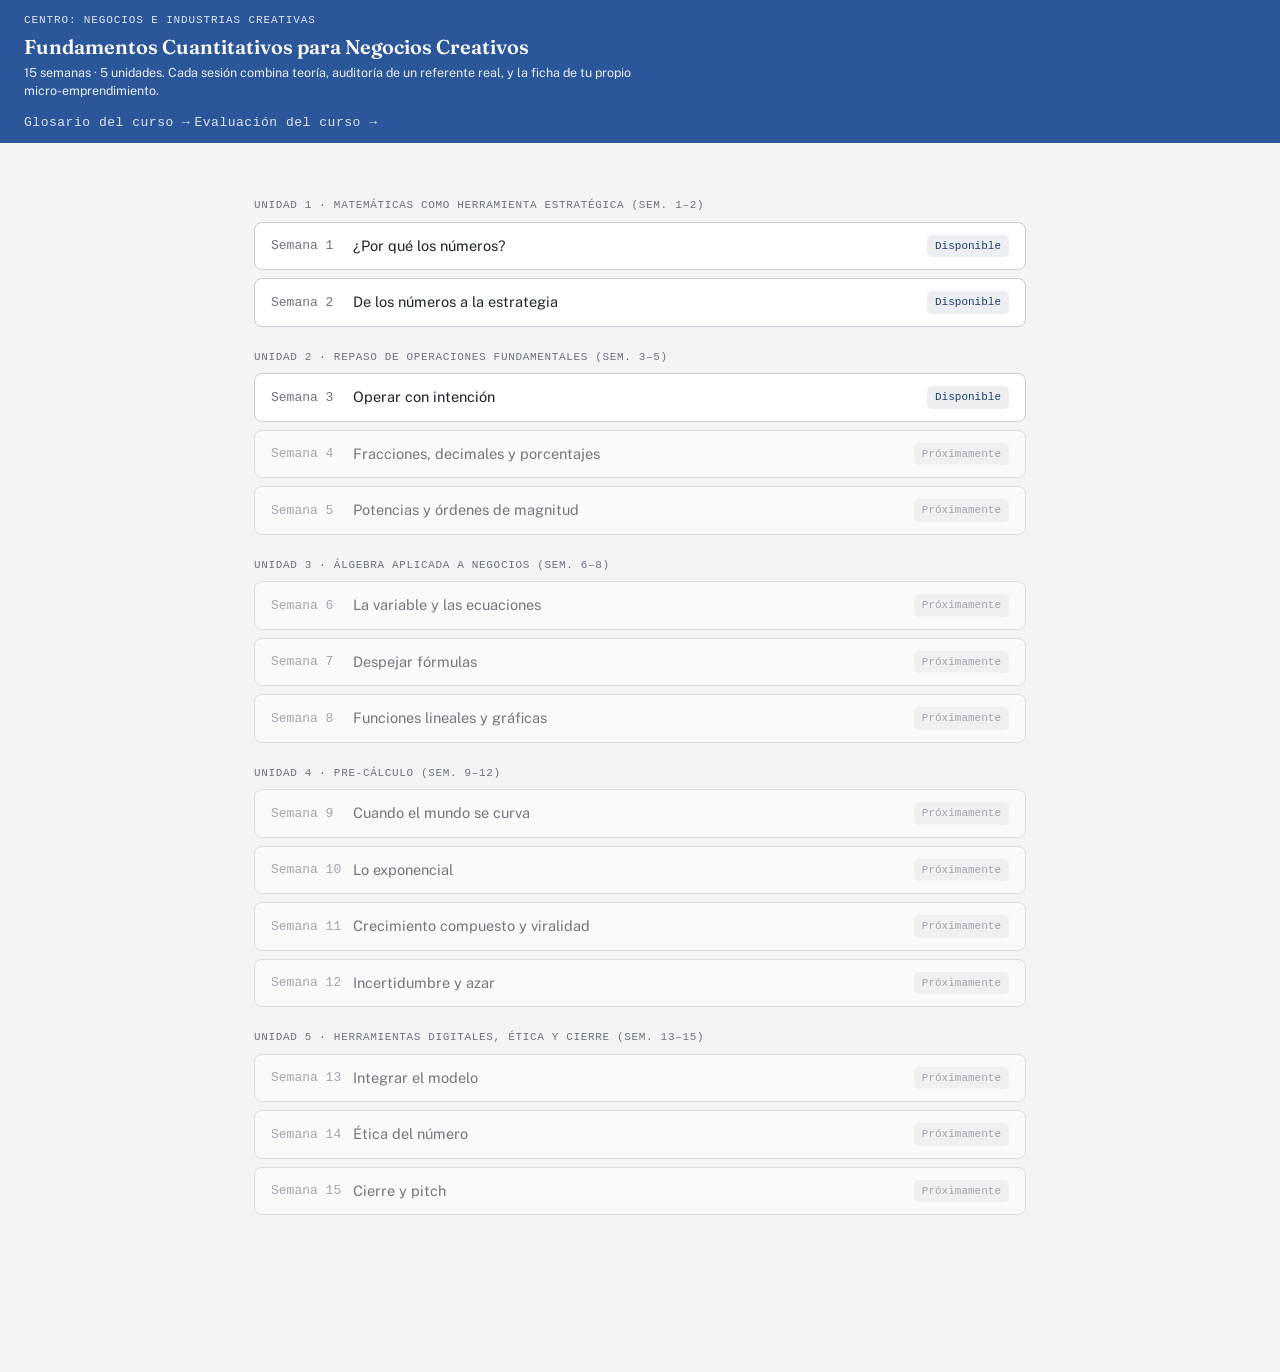
<file: index.html>
<!DOCTYPE html>
<html lang="es">
<head>
<meta charset="UTF-8">
<meta name="viewport" content="width=device-width, initial-scale=1.0">
<title>Fundamentos Cuantitativos para Negocios Creativos</title>
<link rel="preconnect" href="https://fonts.googleapis.com">
<link href="https://fonts.googleapis.com/css2?family=Fraunces:opsz,wght@9..144,400;9..144,600;9..144,700&family=Public+Sans:wght@400;500;600&display=swap" rel="stylesheet">
<link rel="stylesheet" href="assets/styles.css">
<style>
  .landing-main{ max-width:820px; margin:0 auto; padding:32px 24px 60px; }
  .landing-header{ padding:22px 24px; }
  .unidad-label{
    font-family:'IBM Plex Mono',monospace;
    font-size:11px;
    letter-spacing:.06em;
    text-transform:uppercase;
    color:var(--gris-nota);
    margin:22px 0 8px;
  }
  .lista-semanas{ display:flex; flex-direction:column; gap:8px; }
  .semana-item{
    display:flex;
    align-items:center;
    justify-content:space-between;
    gap:12px;
    padding:12px 16px;
    background:#fff;
    border:1px solid var(--linea);
    border-radius:8px;
    text-decoration:none;
    color:var(--tinta);
    transition:border-color .15s ease;
  }
  .semana-item.disponible:hover{ border-color:var(--azul); }
  .semana-item .num{
    font-family:'IBM Plex Mono',monospace;
    color:var(--gris-nota);
    font-size:13px;
    min-width:70px;
  }
  .semana-item .titulo{ flex:1; font-size:14.5px; }
  .semana-item .estado{
    font-family:'IBM Plex Mono',monospace;
    font-size:11px;
    padding:3px 8px;
    border-radius:5px;
  }
  .estado.listo{ background:var(--nota-fondo); color:var(--azul-oscuro); }
  .estado.pendiente{ background:var(--nota-fondo); color:var(--gris-nota); }
  .semana-item.pendiente{ cursor:default; opacity:.6; pointer-events:none; }
  .glosario-link{
    display:inline-flex;
    align-items:center;
    gap:6px;
    margin-top:12px;
    font-size:13px;
    color:#fff;
    opacity:.85;
    text-decoration:none;
    font-family:'IBM Plex Mono',monospace;
    letter-spacing:.04em;
  }
  .glosario-link:hover{ opacity:1; text-decoration:underline; }
</style>
</head>
<body>

<header class="top landing-header">
  <div class="eyebrow">CENTRO: Negocios e Industrias Creativas</div>
  <h1>Fundamentos Cuantitativos para Negocios Creativos</h1>
  <div class="sub">15 semanas · 5 unidades. Cada sesión combina teoría, auditoría de un referente real, y la ficha de tu propio micro-emprendimiento.</div>
  <a href="glosario/index.html" class="glosario-link">Glosario del curso →</a>
  <a href="evaluacion.html" class="glosario-link">Evaluación del curso →</a>
</header>

<main class="landing-main">

  <!-- La lista de sesiones se arma desde sesiones.csv, no se edita a mano. -->
  <div id="listaSesiones"><p style="color:var(--gris-nota);padding:24px 0;">Cargando sesiones…</p></div>

</main>

<script src="assets/sesiones.js"></script>
<script>
  FCNC.pintarIndice('listaSesiones');
</script>

</body>
</html>
</file>
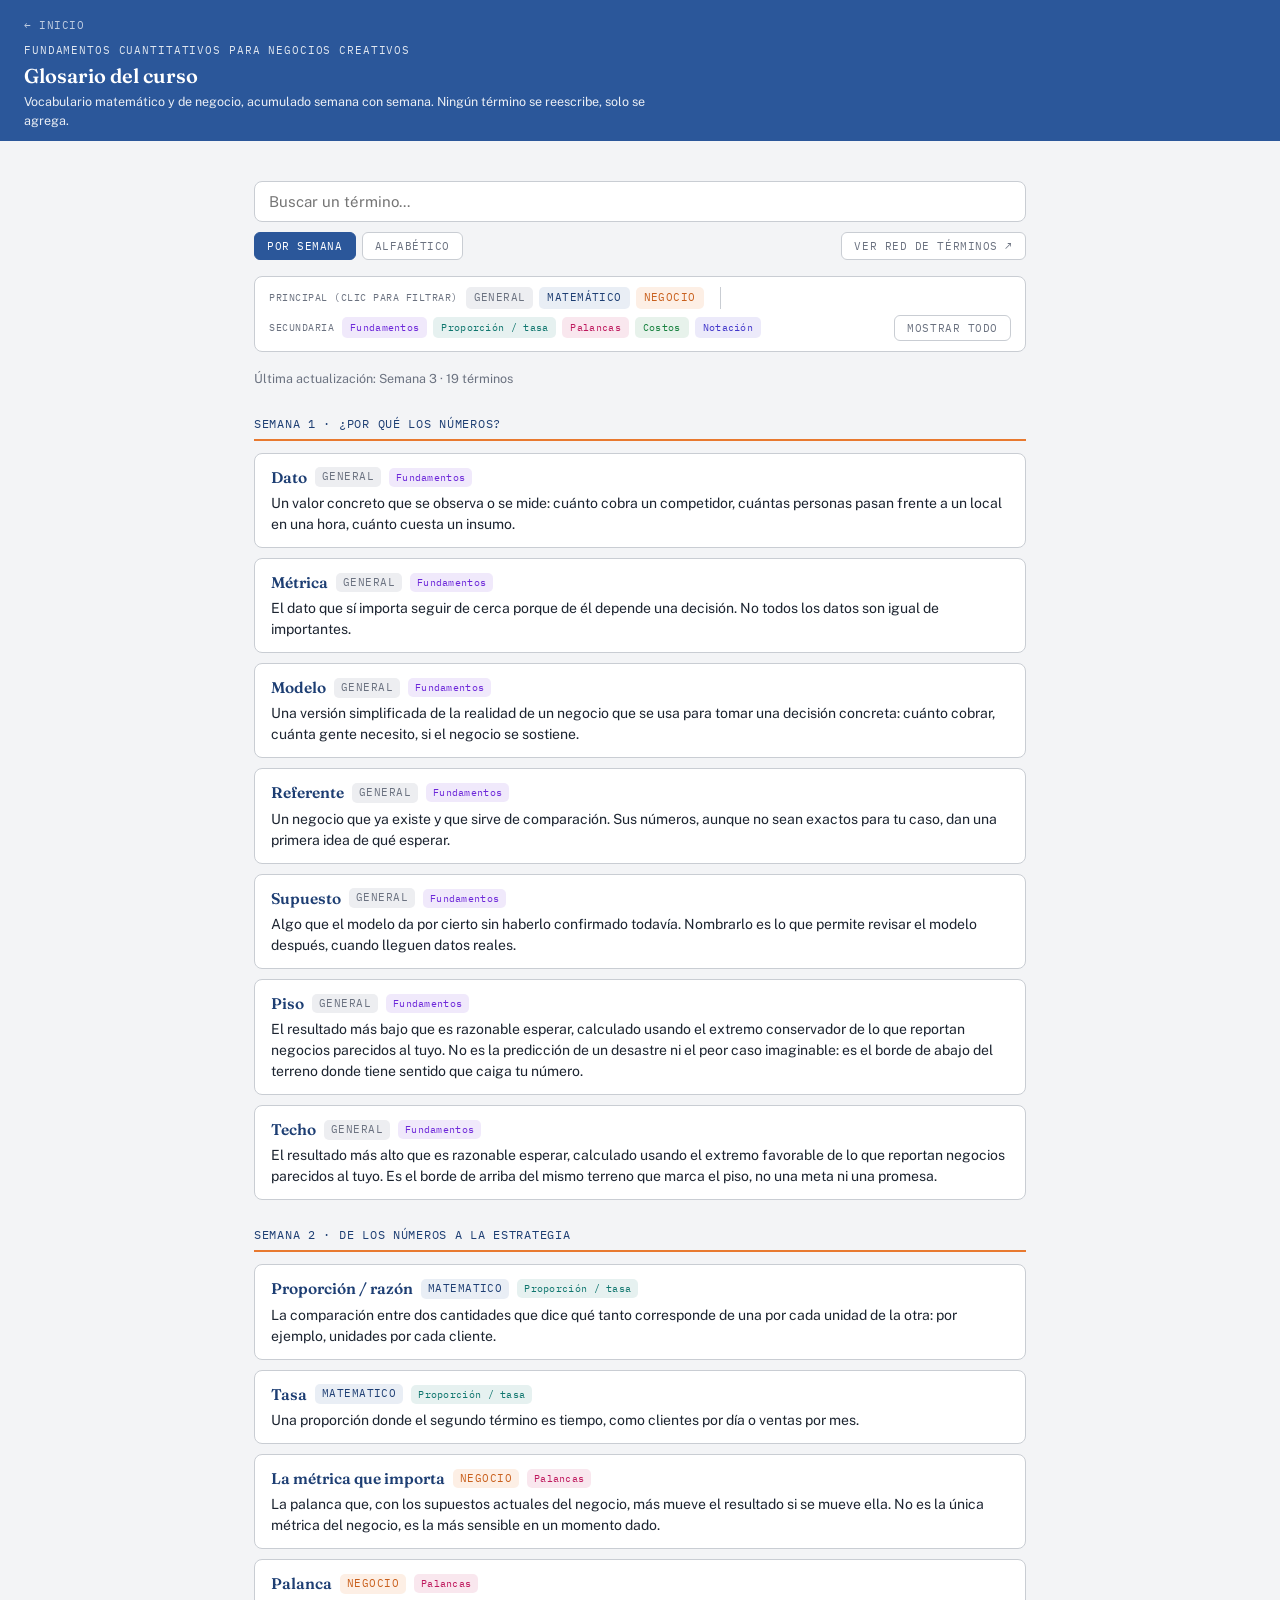
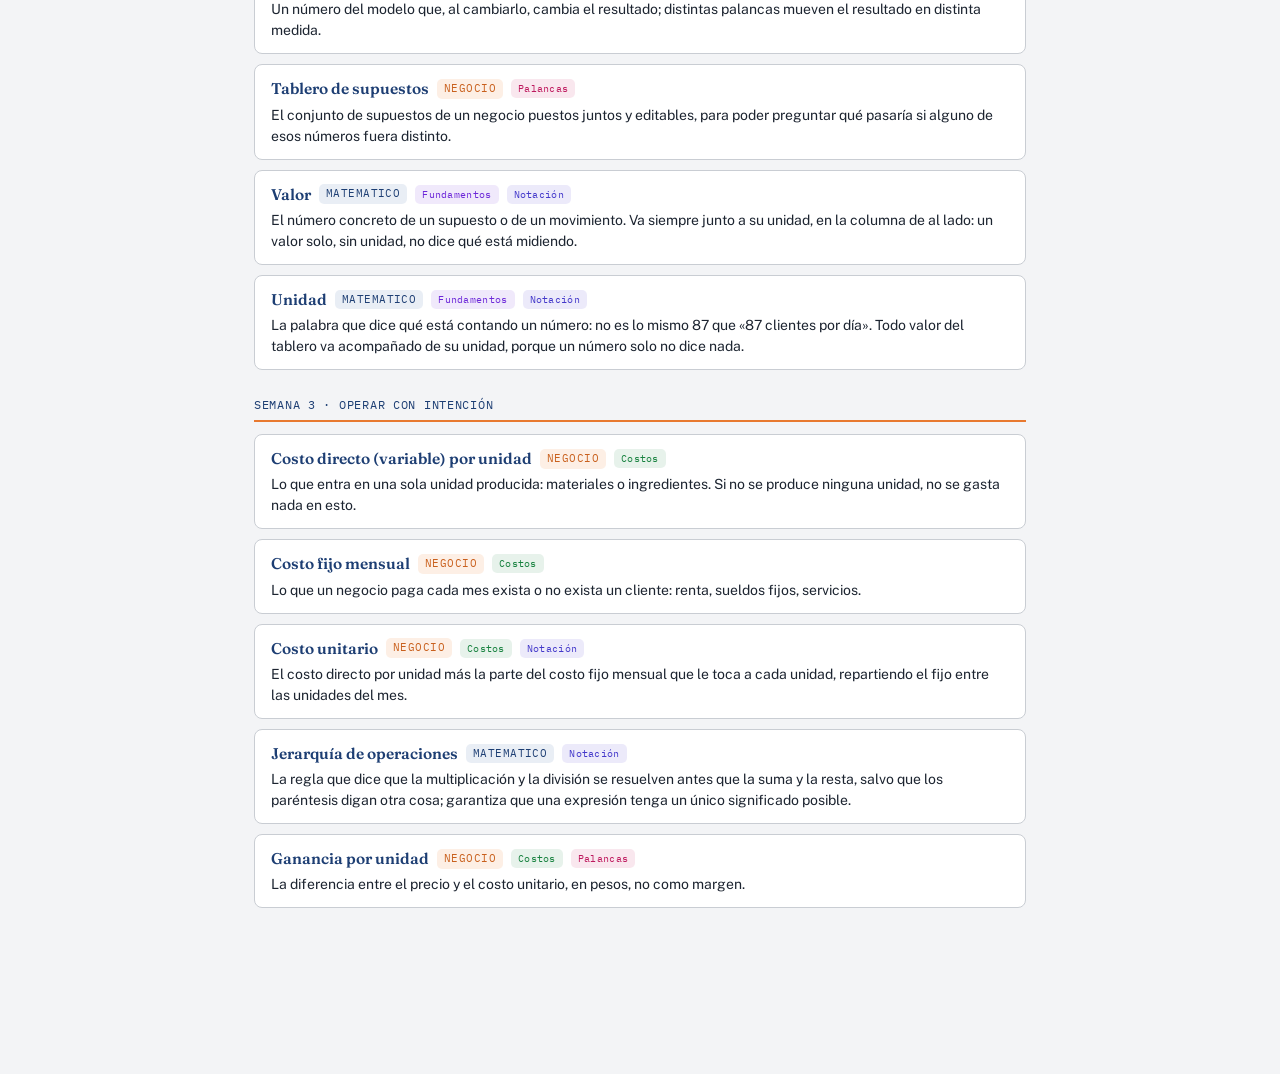
<file: glosario/index.html>
<!DOCTYPE html>
<html lang="es">
<head>
<meta charset="UTF-8">
<meta name="viewport" content="width=device-width, initial-scale=1.0">
<title>Glosario · Fundamentos Cuantitativos para Negocios Creativos</title>
<link rel="preconnect" href="https://fonts.googleapis.com">
<link href="https://fonts.googleapis.com/css2?family=Fraunces:opsz,wght@9..144,400;9..144,600;9..144,700&family=Public+Sans:wght@400;500;600&family=IBM+Plex+Mono:wght@400;500;600&display=swap" rel="stylesheet">
<link rel="stylesheet" href="../assets/styles.css">
<style>
  .glosario-main{ max-width:820px; margin:0 auto; padding:24px 24px 60px; }

  .buscador-wrap{ margin:16px 0 10px; }
  .buscador-wrap input{
    width:100%;
    border:1px solid var(--linea);
    border-radius:8px;
    padding:11px 14px;
    font-family:'Public Sans',sans-serif;
    font-size:15px;
    color:var(--tinta);
    background:#fff;
  }
  .buscador-wrap input:focus-visible{ outline:3px solid var(--naranja); outline-offset:1px; }

  .vista-toggle{ display:flex; gap:6px; margin-bottom:16px; }
  .vista-btn{
    font-family:'IBM Plex Mono',monospace;
    font-size:11px;
    letter-spacing:.05em;
    text-transform:uppercase;
    padding:5px 12px;
    border-radius:6px;
    border:1px solid var(--linea);
    background:#fff;
    color:var(--gris-nota);
    cursor:pointer;
    transition:background .12s, color .12s, border-color .12s;
  }
  .vista-btn.activo{ background:var(--azul); color:#fff; border-color:var(--azul); }

  .meta-nota{ font-size:12.5px; color:var(--gris-nota); margin-bottom:18px; }

  /* Tarjetas */
  .termino-card{
    background:#fff;
    border:1px solid var(--linea);
    border-radius:8px;
    padding:12px 16px;
    margin-bottom:10px;
  }
  .termino-header{ display:flex; align-items:center; gap:8px; margin-bottom:4px; flex-wrap:wrap; }
  .termino-header h3{ font-size:15.5px; margin:0; }
  .categoria-tag{
    font-family:'IBM Plex Mono',monospace;
    font-size:10.5px;
    letter-spacing:.04em;
    text-transform:uppercase;
    padding:2px 7px;
    border-radius:5px;
  }
  .categoria-tag.general{ background:var(--nota-fondo); color:var(--gris-nota); }
  .categoria-tag.matematico{ background:rgba(43,87,154,.1); color:var(--azul-oscuro); }
  .categoria-tag.negocio{ background:rgba(232,121,47,.12); color:var(--naranja-oscuro); }

  /* Etiquetas secundarias */
  .tag-sec{
    font-family:'IBM Plex Mono',monospace;
    font-size:10px;
    letter-spacing:.03em;
    padding:2px 7px;
    border-radius:5px;
  }
  .tag-sec.fundamentos{ background:rgba(109,40,217,.10); color:#6d28d9; }
  .tag-sec.proporcion-tasa{ background:rgba(15,118,110,.10); color:#0f766e; }
  .tag-sec.palancas{ background:rgba(190,24,93,.10); color:#be185d; }
  .tag-sec.costos{ background:rgba(21,128,61,.10); color:#15803d; }
  .tag-sec.notacion{ background:rgba(67,56,202,.10); color:#4338ca; }

  /* Leyenda como filtro clickeable */
  .leyenda .categoria-tag,
  .leyenda .tag-sec{
    cursor:pointer;
    border:1px solid transparent;
    user-select:none;
    transition:opacity .12s ease, filter .12s ease;
  }
  .leyenda .categoria-tag:hover,
  .leyenda .tag-sec:hover{ border-color:currentColor; }
  .leyenda .categoria-tag:focus-visible,
  .leyenda .tag-sec:focus-visible{ outline:2px solid var(--azul); outline-offset:2px; }
  .leyenda .categoria-tag.inactiva,
  .leyenda .tag-sec.inactiva{
    opacity:.4;
    filter:grayscale(55%);
  }

  /* Leyenda de colores */
  .leyenda{
    display:flex;
    flex-wrap:wrap;
    gap:6px 14px;
    margin:0 0 18px;
    padding:10px 14px;
    background:var(--papel-carta);
    border:1px solid var(--linea);
    border-radius:8px;
  }
  .leyenda-grupo{ display:flex; align-items:center; gap:6px; flex-wrap:wrap; }
  .leyenda-titulo{
    font-family:'IBM Plex Mono',monospace;
    font-size:10px;
    letter-spacing:.05em;
    text-transform:uppercase;
    color:var(--gris-nota);
    margin-right:2px;
  }
  .leyenda-sep{ width:1px; align-self:stretch; background:var(--linea); margin:0 2px; }
  @media (max-width:600px){ .leyenda-sep{ display:none; } }
  .semana-pill{
    font-family:'IBM Plex Mono',monospace;
    font-size:10px;
    background:var(--nota-fondo);
    color:var(--gris-nota);
    padding:2px 7px;
    border-radius:5px;
    margin-left:auto;
  }
  .termino-card p{ margin:0; font-size:14px; }

  /* Vista por semana */
  .semana-seccion{ margin-top:26px; }
  .semana-titulo{
    font-family:'IBM Plex Mono',monospace;
    font-size:12px;
    letter-spacing:.06em;
    text-transform:uppercase;
    color:var(--azul-oscuro);
    border-bottom:2px solid var(--naranja);
    padding-bottom:6px;
    margin-bottom:12px;
  }

  /* Vista alfabética */
  .letra-grupo{ margin-top:24px; }
  .letra-header{
    font-family:'Fraunces',serif;
    font-size:26px;
    font-weight:600;
    color:var(--azul);
    border-bottom:2px solid var(--naranja);
    padding-bottom:4px;
    margin-bottom:10px;
    line-height:1;
  }

  .sin-resultados{
    display:none;
    text-align:center;
    color:var(--gris-nota);
    font-size:14px;
    padding:30px 0;
  }
  .cargando{ text-align:center; color:var(--gris-nota); padding:40px 0; font-size:14px; }
</style>
</head>
<body>

<header class="top">
  <a href="../index.html" class="nav-back">← Inicio</a>
  <div class="eyebrow">Fundamentos Cuantitativos para Negocios Creativos</div>
  <h1>Glosario del curso</h1>
  <div class="sub">Vocabulario matemático y de negocio, acumulado semana con semana. Ningún término se reescribe, solo se agrega.</div>
</header>

<main class="glosario-main">
  <div class="buscador-wrap">
    <input type="text" id="buscador" placeholder="Buscar un término..." oninput="filtrar()" aria-label="Buscar un término del glosario">
  </div>

  <div class="vista-toggle">
    <button class="vista-btn activo" id="btnSemana" onclick="cambiarVista('semana')">Por semana</button>
    <button class="vista-btn" id="btnAlfabetico" onclick="cambiarVista('alfabetico')">Alfabético</button>
    <a class="vista-btn" id="btnRed" href="red.html" style="margin-left:auto;text-decoration:none;display:inline-block;">Ver red de términos ↗</a>
  </div>

  <div class="leyenda" id="leyenda">
    <div class="leyenda-grupo">
      <span class="leyenda-titulo">Principal (clic para filtrar)</span>
      <span class="categoria-tag general" role="button" tabindex="0" data-tipo="principal" data-valor="general" onclick="toggleFiltroTag(this,'principal','general')" onkeydown="onLeyendaKeydown(event,this,'principal','general')">General</span>
      <span class="categoria-tag matematico" role="button" tabindex="0" data-tipo="principal" data-valor="matematico" onclick="toggleFiltroTag(this,'principal','matematico')" onkeydown="onLeyendaKeydown(event,this,'principal','matematico')">Matemático</span>
      <span class="categoria-tag negocio" role="button" tabindex="0" data-tipo="principal" data-valor="negocio" onclick="toggleFiltroTag(this,'principal','negocio')" onkeydown="onLeyendaKeydown(event,this,'principal','negocio')">Negocio</span>
    </div>
    <div class="leyenda-sep"></div>
    <div class="leyenda-grupo">
      <span class="leyenda-titulo">Secundaria</span>
      <span class="tag-sec fundamentos" role="button" tabindex="0" data-tipo="secundaria" data-valor="fundamentos" onclick="toggleFiltroTag(this,'secundaria','fundamentos')" onkeydown="onLeyendaKeydown(event,this,'secundaria','fundamentos')">Fundamentos</span>
      <span class="tag-sec proporcion-tasa" role="button" tabindex="0" data-tipo="secundaria" data-valor="proporcion-tasa" onclick="toggleFiltroTag(this,'secundaria','proporcion-tasa')" onkeydown="onLeyendaKeydown(event,this,'secundaria','proporcion-tasa')">Proporción / tasa</span>
      <span class="tag-sec palancas" role="button" tabindex="0" data-tipo="secundaria" data-valor="palancas" onclick="toggleFiltroTag(this,'secundaria','palancas')" onkeydown="onLeyendaKeydown(event,this,'secundaria','palancas')">Palancas</span>
      <span class="tag-sec costos" role="button" tabindex="0" data-tipo="secundaria" data-valor="costos" onclick="toggleFiltroTag(this,'secundaria','costos')" onkeydown="onLeyendaKeydown(event,this,'secundaria','costos')">Costos</span>
      <span class="tag-sec notacion" role="button" tabindex="0" data-tipo="secundaria" data-valor="notacion" onclick="toggleFiltroTag(this,'secundaria','notacion')" onkeydown="onLeyendaKeydown(event,this,'secundaria','notacion')">Notación</span>
    </div>
    <button class="vista-btn" id="btnLimpiarFiltro" onclick="limpiarFiltroTags()" style="margin-left:auto;">Mostrar todo</button>
  </div>

  <div class="meta-nota" id="metaNota">Cargando…</div>

  <div id="contenido"><div class="cargando">Cargando glosario…</div></div>
  <div class="sin-resultados" id="sinResultados">No hay ningún término que coincida con tu búsqueda.</div>
</main>

<script src="../assets/sesiones.js"></script>
<script>
var terminos = [];
var vistaActual = 'semana';

/* ── Parseo CSV ── */
function parsearCSV(texto){
  var lineas = texto.trim().split('\n');
  var encabezados = lineas[0].split(',');
  return lineas.slice(1).map(function(linea){
    // Manejo básico de campos con comas dentro de comillas
    var cols = [];
    var dentro = false;
    var actual = '';
    for(var i = 0; i < linea.length; i++){
      var c = linea[i];
      if(c === '"'){ dentro = !dentro; }
      else if(c === ',' && !dentro){ cols.push(actual); actual = ''; }
      else { actual += c; }
    }
    cols.push(actual);
    var obj = {};
    encabezados.forEach(function(h, i){ obj[h.trim()] = (cols[i] || '').trim(); });
    return obj;
  }).filter(function(r){ return r.termino; });
}

function normalizar(t){
  return t.toLowerCase().normalize('NFD').replace(/[\u0300-\u036f]/g,'');
}

var ETIQUETAS_SEC = {
  'fundamentos': 'Fundamentos',
  'proporcion-tasa': 'Proporción / tasa',
  'palancas': 'Palancas',
  'costos': 'Costos',
  'notacion': 'Notación'
};

/* ── Filtro por etiquetas (leyenda clickeable) ──
   Estado inicial: todo seleccionado (sin filtro activo). El primer clic sobre
   una etiqueta aísla esa selección (deja solo esa); los clics siguientes van
   agregando otras etiquetas al conjunto. Quitar la última etiqueta seleccionada
   regresa al estado inicial (todo seleccionado), nunca deja la lista vacía. */
var CATEGORIAS_PRINCIPALES = ['general', 'matematico', 'negocio'];
var CATEGORIAS_SECUNDARIAS = Object.keys(ETIQUETAS_SEC);

var filtroPrincipal = new Set(CATEGORIAS_PRINCIPALES);
var filtroSecundaria = new Set(CATEGORIAS_SECUNDARIAS);

function terminosFiltrados(){
  return terminos.filter(function(t){
    var cat = t.categoria_principal || 'general';
    if(!filtroPrincipal.has(cat)) return false;
    var secs = (t.categorias_secundarias || '')
      .split(';')
      .map(function(s){ return s.trim(); })
      .filter(Boolean);
    if(secs.length === 0) return true;
    return secs.some(function(s){ return filtroSecundaria.has(s); });
  });
}

function actualizarClasesLeyenda(){
  document.querySelectorAll('#leyenda [data-tipo]').forEach(function(el){
    var tipo = el.getAttribute('data-tipo');
    var valor = el.getAttribute('data-valor');
    var set = tipo === 'principal' ? filtroPrincipal : filtroSecundaria;
    el.classList.toggle('inactiva', !set.has(valor));
  });
}

function toggleFiltroTag(el, tipo, valor){
  var todasOpciones = tipo === 'principal' ? CATEGORIAS_PRINCIPALES : CATEGORIAS_SECUNDARIAS;
  var set = tipo === 'principal' ? filtroPrincipal : filtroSecundaria;
  var estabaTodoSeleccionado = set.size === todasOpciones.length;

  if(estabaTodoSeleccionado){
    // Aísla: deja seleccionada solo esta etiqueta.
    set.clear();
    set.add(valor);
  } else if(set.has(valor)){
    // Ya estaba seleccionada dentro de un subconjunto: la quita.
    set.delete(valor);
    if(set.size === 0){
      // No quedó ninguna seleccionada: regresa a "todo seleccionado".
      todasOpciones.forEach(function(v){ set.add(v); });
    }
  } else {
    // Se agrega a la selección ya aislada.
    set.add(valor);
  }

  actualizarClasesLeyenda();
  renderContenido(terminosFiltrados());
  filtrar();
}

function onLeyendaKeydown(e, el, tipo, valor){
  if(e.key === 'Enter' || e.key === ' '){
    e.preventDefault();
    toggleFiltroTag(el, tipo, valor);
  }
}

function limpiarFiltroTags(){
  filtroPrincipal = new Set(CATEGORIAS_PRINCIPALES);
  filtroSecundaria = new Set(CATEGORIAS_SECUNDARIAS);
  actualizarClasesLeyenda();
  renderContenido(terminosFiltrados());
  filtrar();
}

/* ── Construir tarjeta ── */
function crearCard(t, mostrarSemana){
  var cat = t.categoria_principal || 'general';
  var catLabel = cat.charAt(0).toUpperCase() + cat.slice(1);
  var pill = mostrarSemana
    ? '<span class="semana-pill">Sem. ' + t.semana + '</span>'
    : '';
  var secundarias = (t.categorias_secundarias || '')
    .split(';')
    .map(function(s){ return s.trim(); })
    .filter(function(s){ return s && ETIQUETAS_SEC[s]; })
    .slice(0, 3)
    .map(function(s){ return '<span class="tag-sec ' + s + '">' + ETIQUETAS_SEC[s] + '</span>'; })
    .join('');
  return '<div class="termino-card">' +
    '<div class="termino-header">' +
      '<h3>' + t.termino + '</h3>' +
      '<span class="categoria-tag ' + cat + '">' + catLabel + '</span>' +
      secundarias +
      pill +
    '</div>' +
    '<p>' + t.definicion + '</p>' +
  '</div>';
}

/* ── Render por semana ── */
function renderSemana(lista){
  var grupos = {};
  var orden  = [];
  lista.forEach(function(t){
    var key = 'sem' + t.semana;
    if(!grupos[key]){ grupos[key] = { semana: t.semana, titulo: t.semana_titulo, items: [] }; orden.push(key); }
    grupos[key].items.push(t);
  });
  return orden.map(function(key){
    var g = grupos[key];
    return '<div class="semana-seccion" data-semana="' + g.semana + '">' +
      '<div class="semana-titulo">Semana ' + g.semana + ' · ' + g.titulo + '</div>' +
      g.items.map(function(t){ return crearCard(t, false); }).join('') +
    '</div>';
  }).join('');
}

/* ── Render alfabético ── */
function renderAlfabetico(lista){
  var ordenados = lista.slice().sort(function(a,b){
    return normalizar(a.termino).localeCompare(normalizar(b.termino), 'es');
  });
  var grupos = {};
  var letras = [];
  ordenados.forEach(function(t){
    var letra = normalizar(t.termino[0]).toUpperCase();
    if(!grupos[letra]){ grupos[letra] = []; letras.push(letra); }
    grupos[letra].push(t);
  });
  return letras.map(function(letra){
    return '<div class="letra-grupo" data-letra="' + letra + '">' +
      '<div class="letra-header">' + letra + '</div>' +
      grupos[letra].map(function(t){ return crearCard(t, true); }).join('') +
    '</div>';
  }).join('');
}

/* ── Cambio de vista ── */
function cambiarVista(vista){
  vistaActual = vista;
  document.getElementById('btnSemana').classList.toggle('activo', vista === 'semana');
  document.getElementById('btnAlfabetico').classList.toggle('activo', vista === 'alfabetico');
  renderContenido(terminosFiltrados());
  filtrar();
}

function renderContenido(lista){
  document.getElementById('contenido').innerHTML =
    vistaActual === 'semana' ? renderSemana(lista) : renderAlfabetico(lista);
}

/* ── Filtrado ── */
function filtrar(){
  var q = normalizar(document.getElementById('buscador').value.trim());
  var grupos = document.querySelectorAll('#contenido .semana-seccion, #contenido .letra-grupo');
  var algunResultado = false;

  grupos.forEach(function(grupo){
    var cards = grupo.querySelectorAll('.termino-card');
    var visibles = 0;
    cards.forEach(function(card){
      var coincide = !q || normalizar(card.textContent).includes(q);
      card.style.display = coincide ? '' : 'none';
      if(coincide) visibles++;
    });
    grupo.style.display = visibles > 0 ? '' : 'none';
    if(visibles > 0) algunResultado = true;
  });

  document.getElementById('sinResultados').style.display = algunResultado ? 'none' : 'block';
}

/* ── Carga del CSV ──
   Solo entran los términos de sesiones marcadas como visibles en sesiones.csv,
   así el glosario avanza al mismo ritmo que el curso. */
Promise.all([
  fetch('terminos.csv').then(function(r){ return r.text(); }),
  FCNC.visiblesGlosario()
])
  .then(function(res){
    var texto = res[0], visibles = res[1];
    terminos = parsearCSV(texto).filter(function(t){ return visibles.tiene(t.semana); });

    // Meta nota con semana máxima
    var maxSemana = terminos.reduce(function(m, t){ return Math.max(m, parseInt(t.semana)||0); }, 0);
    document.getElementById('metaNota').textContent = 'Última actualización: Semana ' + maxSemana + ' · ' + terminos.length + ' términos';

    renderContenido(terminosFiltrados());
    filtrar();
  })
  .catch(function(){
    document.getElementById('contenido').innerHTML =
      '<p style="color:var(--gris-nota);text-align:center;padding:30px 0;">No se pudo cargar el glosario. Abre la página desde un servidor local.</p>';
  });
</script>

</body>
</html>
</file>
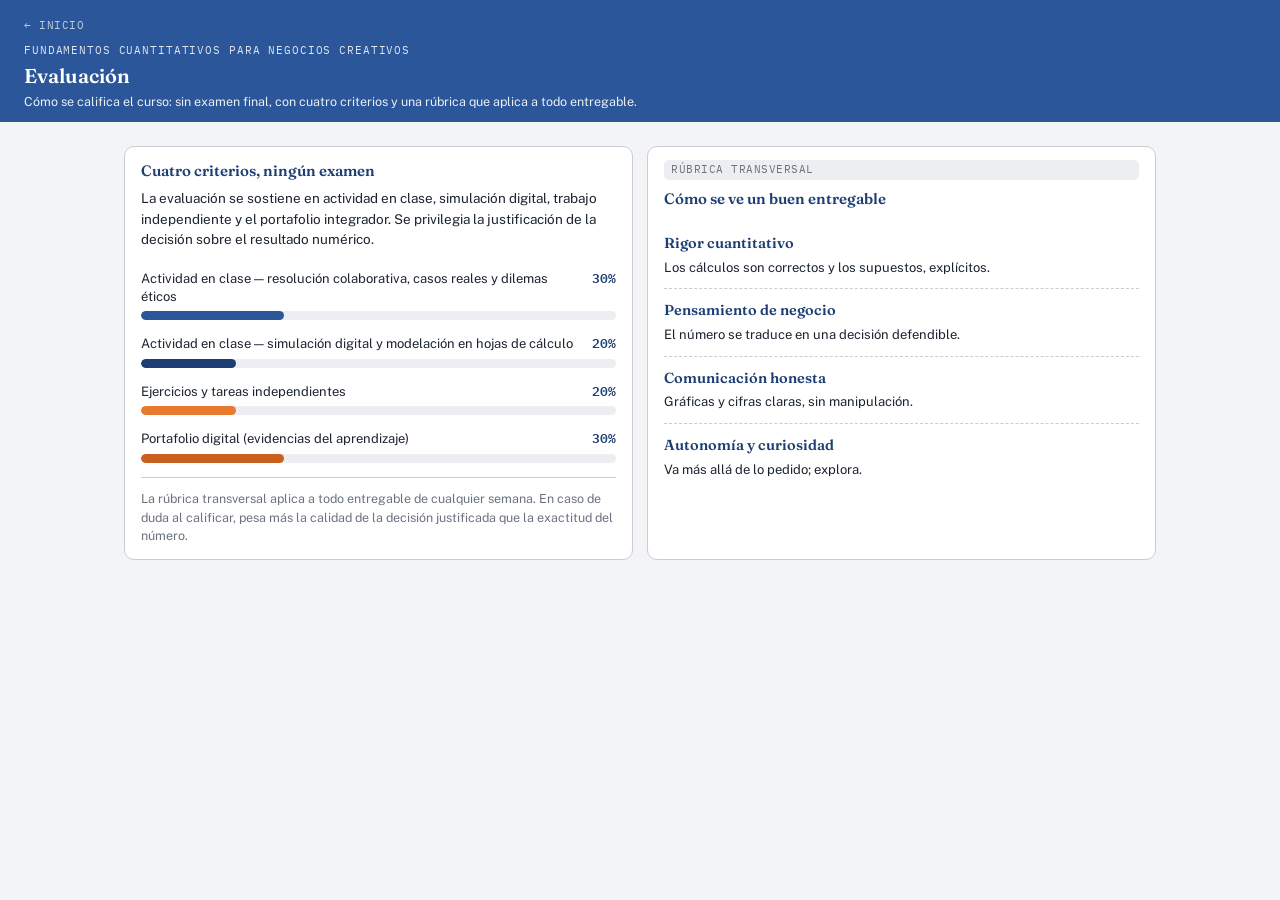
<file: evaluacion.html>
<!DOCTYPE html>
<html lang="es">
<head>
<meta charset="UTF-8">
<meta name="viewport" content="width=device-width, initial-scale=1.0">
<title>Evaluación · Fundamentos Cuantitativos para Negocios Creativos</title>
<link rel="preconnect" href="https://fonts.googleapis.com">
<link href="https://fonts.googleapis.com/css2?family=Fraunces:opsz,wght@9..144,400;9..144,500;9..144,600;9..144,700&family=Public+Sans:wght@400;500;600;700&family=IBM+Plex+Mono:wght@400;500;600&display=swap" rel="stylesheet">
<link rel="stylesheet" href="assets/styles.css">
<style>
  .eval-main{ max-width:1080px; margin:0 auto; padding:24px 24px 60px; }
  .eval-intro{ font-size:13.5px; color:var(--tinta); margin:0 0 16px; max-width:640px; }

  .eval-barras{ display:flex; flex-direction:column; gap:14px; margin-top:14px; }
  .eval-barra-fila{
    display:flex;
    justify-content:space-between;
    align-items:baseline;
    gap:10px;
    margin-bottom:5px;
  }
  .eval-barra-label{ font-size:13px; line-height:1.4; }
  .eval-barra-pct{
    font-family:'IBM Plex Mono',monospace;
    font-size:13px;
    font-weight:600;
    color:var(--azul-oscuro);
    white-space:nowrap;
  }
  .eval-barra-track{
    height:9px;
    background:var(--nota-fondo);
    border-radius:99px;
    overflow:hidden;
  }
  .eval-barra-fill{ height:100%; border-radius:99px; }

  .eval-rubrica-lista{ margin-top:6px; }
  .eval-rubrica-item{
    padding:11px 0;
    border-bottom:1px dashed var(--linea);
  }
  .eval-rubrica-item:last-child{ border-bottom:none; }
  .eval-rubrica-nombre{
    font-family:'Fraunces',serif;
    font-weight:600;
    font-size:14.5px;
    color:var(--azul-oscuro);
    margin-bottom:3px;
  }
  .eval-rubrica-desc{ font-size:13px; color:var(--tinta); }

  .eval-nota{
    font-size:12.5px;
    color:var(--gris-nota);
    margin-top:14px;
    padding-top:12px;
    border-top:1px solid var(--linea);
  }
</style>
</head>
<body>

<header class="top">
  <a href="index.html" class="nav-back">← Inicio</a>
  <div class="eyebrow">Fundamentos Cuantitativos para Negocios Creativos</div>
  <h1>Evaluación</h1>
  <div class="sub">Cómo se califica el curso: sin examen final, con cuatro criterios y una rúbrica que aplica a todo entregable.</div>
</header>

<main class="eval-main">
  <div class="grid-two grid-two-parejo">

    <div class="card">
      <h3>Cuatro criterios, ningún examen</h3>
      <p class="eval-intro">La evaluación se sostiene en actividad en clase, simulación digital, trabajo independiente y el portafolio integrador. Se privilegia la justificación de la decisión sobre el resultado numérico.</p>

      <div class="eval-barras">
        <div class="eval-barra-item">
          <div class="eval-barra-fila">
            <span class="eval-barra-label">Actividad en clase — resolución colaborativa, casos reales y dilemas éticos</span>
            <span class="eval-barra-pct">30%</span>
          </div>
          <div class="eval-barra-track"><div class="eval-barra-fill" style="width:30%; background:var(--azul);"></div></div>
        </div>

        <div class="eval-barra-item">
          <div class="eval-barra-fila">
            <span class="eval-barra-label">Actividad en clase — simulación digital y modelación en hojas de cálculo</span>
            <span class="eval-barra-pct">20%</span>
          </div>
          <div class="eval-barra-track"><div class="eval-barra-fill" style="width:20%; background:var(--azul-oscuro);"></div></div>
        </div>

        <div class="eval-barra-item">
          <div class="eval-barra-fila">
            <span class="eval-barra-label">Ejercicios y tareas independientes</span>
            <span class="eval-barra-pct">20%</span>
          </div>
          <div class="eval-barra-track"><div class="eval-barra-fill" style="width:20%; background:var(--naranja);"></div></div>
        </div>

        <div class="eval-barra-item">
          <div class="eval-barra-fila">
            <span class="eval-barra-label">Portafolio digital (evidencias del aprendizaje)</span>
            <span class="eval-barra-pct">30%</span>
          </div>
          <div class="eval-barra-track"><div class="eval-barra-fill" style="width:30%; background:var(--naranja-oscuro);"></div></div>
        </div>
      </div>

      <div class="eval-nota">La rúbrica transversal aplica a todo entregable de cualquier semana. En caso de duda al calificar, pesa más la calidad de la decisión justificada que la exactitud del número.</div>
    </div>

    <div class="card">
      <div class="ejemplo-tag">Rúbrica transversal</div>
      <h3 style="margin-top:8px;">Cómo se ve un buen entregable</h3>

      <div class="eval-rubrica-lista">
        <div class="eval-rubrica-item">
          <div class="eval-rubrica-nombre">Rigor cuantitativo</div>
          <div class="eval-rubrica-desc">Los cálculos son correctos y los supuestos, explícitos.</div>
        </div>
        <div class="eval-rubrica-item">
          <div class="eval-rubrica-nombre">Pensamiento de negocio</div>
          <div class="eval-rubrica-desc">El número se traduce en una decisión defendible.</div>
        </div>
        <div class="eval-rubrica-item">
          <div class="eval-rubrica-nombre">Comunicación honesta</div>
          <div class="eval-rubrica-desc">Gráficas y cifras claras, sin manipulación.</div>
        </div>
        <div class="eval-rubrica-item">
          <div class="eval-rubrica-nombre">Autonomía y curiosidad</div>
          <div class="eval-rubrica-desc">Va más allá de lo pedido; explora.</div>
        </div>
      </div>
    </div>

  </div>
</main>

</body>
</html>
</file>
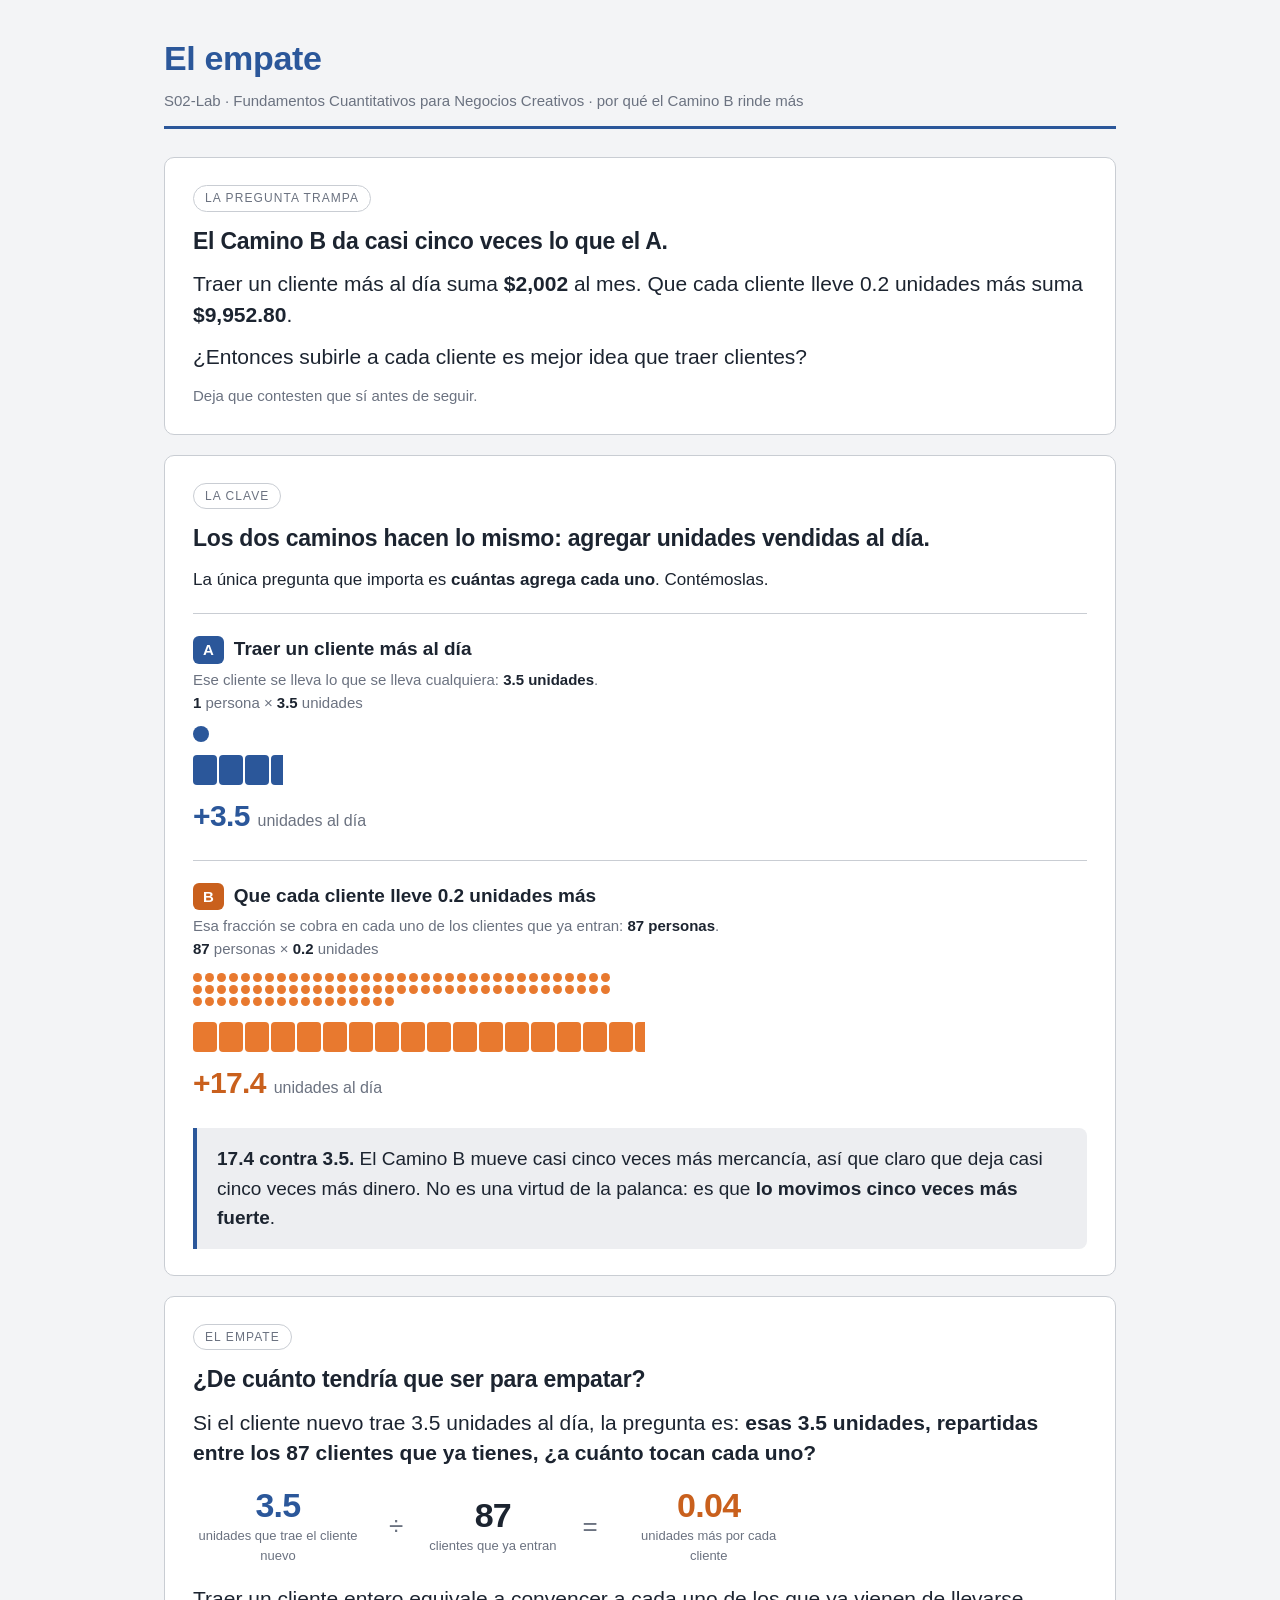
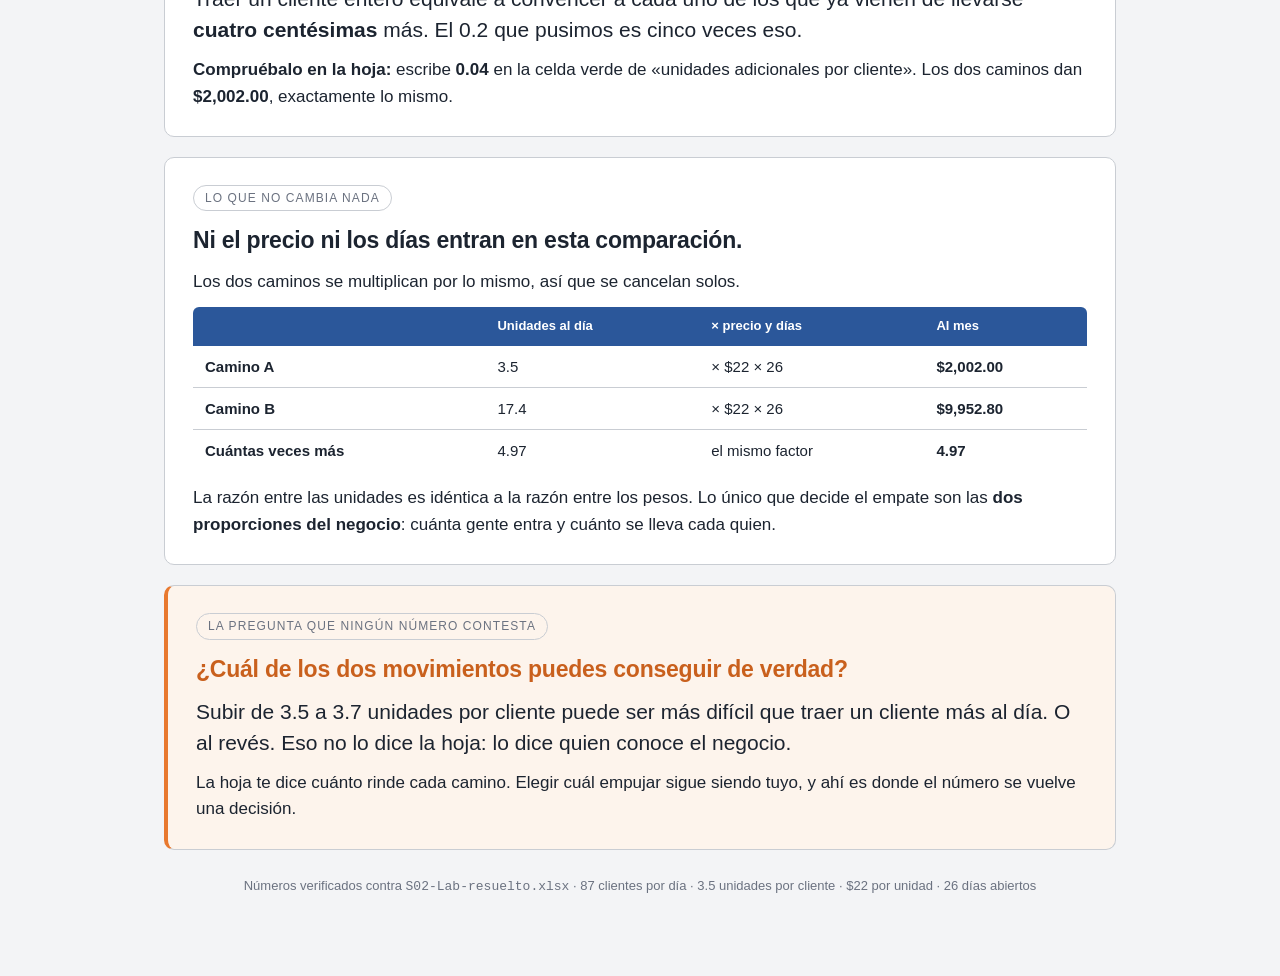
<file: _to_delete/S02-Lab-el-empate.html>
<!DOCTYPE html>
<html lang="es">
<head>
<meta charset="utf-8">
<meta name="viewport" content="width=device-width,initial-scale=1">
<title>El empate · S02-Lab</title>
<style>
  :root{
    --azul:#2B579A; --azul-oscuro:#1D3E73;
    --naranja:#E8792F; --naranja-oscuro:#C9601D;
    --tinta:#1C2430; --papel:#F3F4F6; --carta:#FFFFFF;
    --linea:#C9CDD3; --nota:#6B7280; --nota-fondo:#EDEEF1;
    color-scheme: light;
  }
  *{box-sizing:border-box}
  body{
    margin:0; background:var(--papel); color:var(--tinta);
    font-family:-apple-system,BlinkMacSystemFont,"Segoe UI",Arial,sans-serif;
    font-size:17px; line-height:1.55;
  }
  .wrap{max-width:1000px; margin:0 auto; padding:32px 24px 80px}
  header{border-bottom:3px solid var(--azul); padding-bottom:14px; margin-bottom:28px}
  h1{font-size:34px; margin:0 0 4px; color:var(--azul); letter-spacing:-.01em}
  .sub{color:var(--nota); font-size:15px}

  section{background:var(--carta); border:1px solid var(--linea); border-radius:10px;
          padding:26px 28px; margin-bottom:20px}
  .paso{display:inline-block; font-size:12px; letter-spacing:.09em; text-transform:uppercase;
        color:var(--nota); border:1px solid var(--linea); border-radius:20px;
        padding:3px 11px; margin-bottom:12px}
  h2{font-size:23px; margin:0 0 10px; letter-spacing:-.01em}
  p{margin:0 0 12px}
  p:last-child{margin-bottom:0}
  .grande{font-size:21px; line-height:1.45}
  .apagado{color:var(--nota); font-size:15px}

  /* ---- caminos ---- */
  .camino{border-top:1px solid var(--linea); padding-top:20px; margin-top:20px}
  .camino:first-of-type{border-top:0; padding-top:0; margin-top:0}
  .camino-tit{display:flex; align-items:baseline; gap:10px; flex-wrap:wrap; margin-bottom:4px}
  .chip{font-weight:700; font-size:15px; color:#fff; border-radius:6px; padding:2px 10px}
  .chip.a{background:var(--azul)}
  .chip.b{background:var(--naranja-oscuro)}
  .camino-tit strong{font-size:19px}
  .cuenta{font-size:15px; color:var(--nota); margin:2px 0 12px}
  .cuenta b{color:var(--tinta)}

  .personas{display:flex; flex-wrap:wrap; gap:3px; max-width:420px; margin-bottom:12px}
  .p{width:9px; height:9px; border-radius:50%; background:#B9C2D1}
  .p.uno{width:16px; height:16px; background:var(--azul); margin-bottom:-3px}
  .p.todos{background:var(--naranja)}

  .unidades{display:flex; align-items:flex-end; gap:2px; height:34px; margin:6px 0 8px}
  .u{width:24px; height:30px; border-radius:4px; flex:none}
  .u.a{background:var(--azul)}
  .u.b{background:var(--naranja)}
  .u.media{border-top-right-radius:0; border-bottom-right-radius:0}
  .total{font-size:30px; font-weight:700; letter-spacing:-.02em; margin-top:2px}
  .total.a{color:var(--azul)}
  .total.b{color:var(--naranja-oscuro)}
  .total span{font-size:16px; font-weight:400; color:var(--nota); letter-spacing:0}

  .veredicto{background:var(--nota-fondo); border-left:4px solid var(--azul);
             border-radius:0 8px 8px 0; padding:16px 20px; margin-top:22px; font-size:19px}

  /* ---- reparto ---- */
  .reparto{display:flex; gap:26px; align-items:center; flex-wrap:wrap; margin:18px 0}
  .caja{text-align:center}
  .caja .n{font-size:34px; font-weight:700; letter-spacing:-.02em; line-height:1.1}
  .caja .et{font-size:13px; color:var(--nota); max-width:170px; margin:2px auto 0}
  .op{font-size:26px; color:var(--nota); font-weight:300}
  .caja.res .n{color:var(--naranja-oscuro)}

  table{border-collapse:collapse; width:100%; margin-top:8px; font-size:15px}
  th,td{text-align:left; padding:9px 12px; border-bottom:1px solid var(--linea)}
  th{background:var(--azul); color:#fff; font-size:13px; font-weight:600; border-bottom:0}
  th:first-child{border-radius:6px 0 0 0} th:last-child{border-radius:0 6px 0 0}
  td.num{font-variant-numeric:tabular-nums; white-space:nowrap}
  tr:last-child td{border-bottom:0}

  .abierta{border-left:4px solid var(--naranja); background:#FDF4EC}
  footer{color:var(--nota); font-size:13px; text-align:center; margin-top:26px}
  @media print{ body{background:#fff} section{break-inside:avoid} }
</style>
</head>
<body>
<div class="wrap">

<header>
  <h1>El empate</h1>
  <div class="sub">S02-Lab · Fundamentos Cuantitativos para Negocios Creativos · por qué el Camino B rinde más</div>
</header>

<section>
  <div class="paso">La pregunta trampa</div>
  <h2>El Camino B da casi cinco veces lo que el A.</h2>
  <p class="grande">Traer un cliente más al día suma <b>$2,002</b> al mes. Que cada cliente lleve 0.2 unidades más suma <b>$9,952.80</b>.</p>
  <p class="grande">¿Entonces subirle a cada cliente es mejor idea que traer clientes?</p>
  <p class="apagado">Deja que contesten que sí antes de seguir.</p>
</section>

<section>
  <div class="paso">La clave</div>
  <h2>Los dos caminos hacen lo mismo: agregar unidades vendidas al día.</h2>
  <p>La única pregunta que importa es <b>cuántas agrega cada uno</b>. Contémoslas.</p>

  <div class="camino">
    <div class="camino-tit"><span class="chip a">A</span><strong>Traer un cliente más al día</strong></div>
    <div class="cuenta">Ese cliente se lleva lo que se lleva cualquiera: <b>3.5 unidades</b>.<br>
      <b>1</b> persona × <b>3.5</b> unidades</div>
    <div class="personas"><div class="p uno"></div></div>
    <div class="unidades" id="uA"></div>
    <div class="total a">+3.5 <span>unidades al día</span></div>
  </div>

  <div class="camino">
    <div class="camino-tit"><span class="chip b">B</span><strong>Que cada cliente lleve 0.2 unidades más</strong></div>
    <div class="cuenta">Esa fracción se cobra en cada uno de los clientes que ya entran: <b>87 personas</b>.<br>
      <b>87</b> personas × <b>0.2</b> unidades</div>
    <div class="personas" id="p87"></div>
    <div class="unidades" id="uB"></div>
    <div class="total b">+17.4 <span>unidades al día</span></div>
  </div>

  <div class="veredicto">
    <b>17.4 contra 3.5.</b> El Camino B mueve casi cinco veces más mercancía, así que claro que deja casi cinco veces más dinero. No es una virtud de la palanca: es que <b>lo movimos cinco veces más fuerte</b>.
  </div>
</section>

<section>
  <div class="paso">El empate</div>
  <h2>¿De cuánto tendría que ser para empatar?</h2>
  <p class="grande">Si el cliente nuevo trae 3.5 unidades al día, la pregunta es: <b>esas 3.5 unidades, repartidas entre los 87 clientes que ya tienes, ¿a cuánto tocan cada uno?</b></p>

  <div class="reparto">
    <div class="caja"><div class="n" style="color:var(--azul)">3.5</div><div class="et">unidades que trae el cliente nuevo</div></div>
    <div class="op">÷</div>
    <div class="caja"><div class="n">87</div><div class="et">clientes que ya entran</div></div>
    <div class="op">=</div>
    <div class="caja res"><div class="n">0.04</div><div class="et">unidades más por cada cliente</div></div>
  </div>

  <p class="grande">Traer un cliente entero equivale a convencer a cada uno de los que ya vienen de llevarse <b>cuatro centésimas</b> más. El 0.2 que pusimos es cinco veces eso.</p>
  <p><b>Compruébalo en la hoja:</b> escribe <b>0.04</b> en la celda verde de «unidades adicionales por cliente». Los dos caminos dan <b>$2,002.00</b>, exactamente lo mismo.</p>
</section>

<section>
  <div class="paso">Lo que no cambia nada</div>
  <h2>Ni el precio ni los días entran en esta comparación.</h2>
  <p>Los dos caminos se multiplican por lo mismo, así que se cancelan solos.</p>
  <table>
    <thead><tr><th>&nbsp;</th><th>Unidades al día</th><th>× precio y días</th><th>Al mes</th></tr></thead>
    <tbody>
      <tr><td><b>Camino A</b></td><td class="num">3.5</td><td class="num">× $22 × 26</td><td class="num"><b>$2,002.00</b></td></tr>
      <tr><td><b>Camino B</b></td><td class="num">17.4</td><td class="num">× $22 × 26</td><td class="num"><b>$9,952.80</b></td></tr>
      <tr><td><b>Cuántas veces más</b></td><td class="num">4.97</td><td class="num">el mismo factor</td><td class="num"><b>4.97</b></td></tr>
    </tbody>
  </table>
  <p style="margin-top:14px">La razón entre las unidades es idéntica a la razón entre los pesos. Lo único que decide el empate son las <b>dos proporciones del negocio</b>: cuánta gente entra y cuánto se lleva cada quien.</p>
</section>

<section class="abierta">
  <div class="paso">La pregunta que ningún número contesta</div>
  <h2 style="color:var(--naranja-oscuro)">¿Cuál de los dos movimientos puedes conseguir de verdad?</h2>
  <p class="grande">Subir de 3.5 a 3.7 unidades por cliente puede ser más difícil que traer un cliente más al día. O al revés. Eso no lo dice la hoja: lo dice quien conoce el negocio.</p>
  <p>La hoja te dice cuánto rinde cada camino. Elegir cuál empujar sigue siendo tuyo, y ahí es donde el número se vuelve una decisión.</p>
</section>

<footer>Números verificados contra <code>S02-Lab-resuelto.xlsx</code> · 87 clientes por día · 3.5 unidades por cliente · $22 por unidad · 26 días abiertos</footer>
</div>

<script>
  const $ = s => document.querySelector(s);
  // 87 clientes
  const cont = $('#p87');
  for (let i = 0; i < 87; i++) { const d = document.createElement('div'); d.className = 'p todos'; cont.appendChild(d); }
  // barras de unidades: enteras + una parcial, misma escala en las dos
  function unidades(sel, total, clase){
    const box = $(sel), enteras = Math.floor(total), resto = total - enteras;
    for (let i = 0; i < enteras; i++){ const u = document.createElement('div'); u.className = 'u ' + clase; box.appendChild(u); }
    if (resto > 0.01){
      const u = document.createElement('div');
      u.className = 'u ' + clase + ' media';
      u.style.width = (24 * resto).toFixed(1) + 'px';
      box.appendChild(u);
    }
  }
  unidades('#uA', 3.5, 'a');
  unidades('#uB', 17.4, 'b');
</script>
</body>
</html>
</file>
<file: assets/styles.css>
/* Fundamentos Cuantitativos para Negocios Creativos: CENTRO */
/* Estilos compartidos de marca para todas las sesiones */

:root{
    --azul:#2B579A;
    --azul-oscuro:#1D3E73;
    --naranja:#E8792F;
    --naranja-oscuro:#C9601D;
    --tinta:#1C2430;
    --papel:#F3F4F6;
    --papel-carta:#FFFFFF;
    --linea:#C9CDD3;
    --gris-nota:#6B7280;
    --nota-fondo:#EDEEF1;
    --radio:10px;
  }
  *{box-sizing:border-box;}
  body{
    margin:0;
    background:var(--papel);
    color:var(--tinta);
    font-family:'Public Sans',sans-serif;
    line-height:1.5;
    padding-bottom:96px;
  }
  h1,h2,h3{
    font-family:'Fraunces',serif;
    font-weight:600;
    margin:0 0 .4em 0;
    color:var(--azul-oscuro);
  }
  .num{ font-family:'IBM Plex Mono',monospace; }

  /* ---------- Back nav ---------- */
  .nav-back{
    display:inline-flex;
    align-items:center;
    gap:4px;
    font-family:'IBM Plex Mono',monospace;
    font-size:11px;
    letter-spacing:.05em;
    text-transform:uppercase;
    color:rgba(255,255,255,.7);
    text-decoration:none;
    margin-bottom:8px;
  }
  .nav-back:hover{ color:#fff; }

  /* ---------- Header ---------- */
  header.top{
    background:var(--azul);
    color:#fff;
    padding:12px 24px 10px;
  }
  header.top .eyebrow{
    font-family:'IBM Plex Mono',monospace;
    font-size:11px;
    letter-spacing:.08em;
    text-transform:uppercase;
    opacity:.85;
    margin-bottom:3px;
  }
  header.top h1{ color:#fff; font-size:20px; margin-bottom:2px;}
  header.top .sub{ font-size:12.5px; opacity:.9; max-width:640px;}
  .alumno-field{
    margin-top:8px;
    display:flex;
    align-items:center;
    gap:8px;
    flex-wrap:wrap;
  }
  .alumno-field label{ font-size:13px; opacity:.9;}
  .alumno-field input{
    background:rgba(255,255,255,.12);
    border:1px solid rgba(255,255,255,.4);
    border-radius:6px;
    padding:7px 10px;
    color:#fff;
    font-family:'Public Sans',sans-serif;
    font-size:14px;
    min-width:220px;
  }
  .alumno-field input::placeholder{ color:rgba(255,255,255,.65);}

  /* ---------- Tabs ---------- */
  nav.tabs{
    display:flex;
    gap:4px;
    padding:0 24px;
    background:var(--azul);
    border-bottom:3px solid var(--naranja);
  }
  nav.tabs button{
    font-family:'Fraunces',serif;
    font-size:14px;
    font-weight:600;
    padding:8px 16px;
    background:rgba(255,255,255,.08);
    color:rgba(255,255,255,.75);
    border:none;
    border-radius:8px 8px 0 0;
    cursor:pointer;
    transition:background .15s ease,color .15s ease;
  }
  nav.tabs button.active{
    background:var(--papel);
    color:var(--azul-oscuro);
  }
  nav.tabs button:focus-visible{ outline:3px solid var(--naranja); outline-offset:-3px;}

  .progreso-bar{
    padding:6px 24px;
    background:#fff;
    border-bottom:1px solid var(--linea);
    display:flex;
    align-items:center;
    gap:10px;
    font-family:'IBM Plex Mono',monospace;
    font-size:12px;
    color:var(--gris-nota);
  }
  .progreso-track{
    flex:1;
    max-width:220px;
    height:6px;
    background:var(--linea);
    border-radius:99px;
    overflow:hidden;
  }
  .progreso-fill{
    height:100%;
    background:var(--naranja);
    transition:width .3s ease;
  }

  main{ max-width:1080px; margin:0 auto; padding:16px 24px 0;}
  section.panel{ display:none; }
  section.panel.active{ display:block; }

  .grid-two{
    display:grid;
    grid-template-columns:1fr 1fr;
    gap:14px;
    align-items:start;
  }
  @media (max-width:820px){
    .grid-two{ grid-template-columns:1fr; }
  }

  .grid-two-parejo{ align-items:stretch; }
  .grid-two-parejo .card{ display:flex; flex-direction:column; }

  .card{
    background:var(--papel-carta);
    border:1px solid var(--linea);
    border-radius:var(--radio);
    padding:13px 16px;
  }
  .card h3{ font-size:15px; margin-bottom:6px; }
  .card .fuente{
    font-size:11.5px;
    color:var(--gris-nota);
    font-style:italic;
    margin-top:7px;
    border-top:1px dashed var(--linea);
    padding-top:6px;
  }
  .card .fuente a{ color:var(--azul); font-style:normal; }
  .card p{ margin:0 0 6px 0; font-size:13.5px;}

  .ejemplo-tag{
    display:inline-block;
    font-family:'IBM Plex Mono',monospace;
    font-size:10.5px;
    letter-spacing:.05em;
    text-transform:uppercase;
    background:var(--nota-fondo);
    color:var(--gris-nota);
    padding:2px 7px;
    border-radius:5px;
  }

  label.field-label{
    display:block;
    font-size:13px;
    font-weight:600;
    margin:9px 0 4px;
    color:var(--azul-oscuro);
  }
  label.field-label .hint{
    display:block;
    font-weight:400;
    font-size:12.5px;
    color:var(--gris-nota);
    margin-top:2px;
  }
  input[type="text"], input[type="number"], textarea{
    width:100%;
    border:1px solid var(--linea);
    border-radius:7px;
    padding:9px 11px;
    font-family:'Public Sans',sans-serif;
    font-size:14.5px;
    color:var(--tinta);
    background:#fff;
  }
  textarea{ min-height:64px; resize:vertical; }
  input:focus-visible, textarea:focus-visible, button:focus-visible{
    outline:3px solid var(--naranja);
    outline-offset:1px;
  }

  input[type="range"]{
    width:100%;
    accent-color:var(--azul);
    margin-top:4px;
  }
  .slider-row{ margin:8px 0;}
  .slider-row .valores{
    display:flex;
    justify-content:space-between;
    font-family:'IBM Plex Mono',monospace;
    font-size:13px;
    color:var(--azul-oscuro);
    margin-bottom:2px;
  }
  .slider-row .banda{
    font-size:11px;
    color:var(--gris-nota);
    margin-top:2px;
  }

  /* ---------- Ticket / recibo ---------- */
  .ticket-wrap{ margin-top:10px; }
  .ticket{
    background:#fff;
    border:1px solid var(--linea);
    border-radius:2px;
    padding:12px 14px 10px;
    font-family:'IBM Plex Mono',monospace;
    font-size:13px;
    position:relative;
    box-shadow:0 2px 0 rgba(0,0,0,.03);
  }
  .ticket::before{
    content:"";
    position:absolute;
    top:-1px; left:0; right:0; height:8px;
    background-image:radial-gradient(circle at 6px 4px, var(--papel) 4px, transparent 4.5px);
    background-size:12px 8px;
    background-repeat:repeat-x;
  }
  .ticket .titulo-ticket{
    text-align:center;
    font-weight:600;
    letter-spacing:.06em;
    text-transform:uppercase;
    font-size:12px;
    color:var(--azul-oscuro);
    margin-bottom:10px;
  }
  .ticket .fila{
    display:flex;
    justify-content:space-between;
    padding:3px 0;
  }
  .ticket .fila.total{
    border-top:1px dashed var(--linea);
    margin-top:6px;
    padding-top:8px;
    font-weight:600;
    color:var(--naranja-oscuro);
  }
  .ticket .formula{
    font-size:11.5px;
    color:var(--gris-nota);
    text-align:center;
    margin-top:10px;
    font-family:'Public Sans',sans-serif;
    font-style:italic;
  }

  /* ---------- Desplegable de material de referencia ---------- */
  .ref-colapsable{ cursor:default; }
  .ref-colapsable summary{
    cursor:pointer;
    list-style:none;
    font-family:'Fraunces',serif;
    font-weight:600;
    font-size:15px;
    color:var(--azul-oscuro);
    display:flex;
    align-items:center;
    gap:8px;
    padding:2px 0;
  }
  .ref-colapsable summary::-webkit-details-marker{ display:none; }
  .ref-colapsable summary::before{
    content:"▸";
    color:var(--naranja);
    font-size:13px;
    transition:transform .15s ease;
  }
  .ref-colapsable[open] summary::before{ transform:rotate(90deg); }
  .ref-colapsable .resumen-corto{
    font-family:'Public Sans',sans-serif;
    font-weight:400;
    font-size:12.5px;
    color:var(--gris-nota);
  }
  .ref-colapsable .ref-contenido{ margin-top:8px; }

  /* ---------- Ícono de advertencia con tooltip ---------- */
  .warning-icon{
    display:none;
    position:relative;
    margin-left:6px;
    color:var(--naranja-oscuro);
    cursor:help;
    font-size:13px;
  }
  .warning-icon.visible{ display:inline-block; }
  .warning-icon .tooltip-texto{
    visibility:hidden;
    opacity:0;
    position:absolute;
    right:0;
    top:130%;
    width:220px;
    background:#fff;
    border:1px solid var(--linea);
    border-radius:6px;
    padding:8px 10px;
    font-size:12px;
    line-height:1.4;
    color:var(--tinta);
    font-family:'Public Sans',sans-serif;
    font-weight:400;
    text-align:left;
    box-shadow:0 4px 12px rgba(0,0,0,.15);
    z-index:30;
    transition:opacity .15s ease;
  }
  .warning-icon:hover .tooltip-texto,
  .warning-icon:focus .tooltip-texto{
    visibility:visible;
    opacity:1;
  }

  .reflexion-card{ margin-top:12px; }

  /* ---------- Tres tickets, en fila horizontal ---------- */
  .tickets-trio{
    display:grid;
    grid-template-columns:1fr 1.15fr 1fr;
    gap:10px;
    align-items:start;
    margin-top:8px;
  }
  @media (max-width:820px){
    .tickets-trio{ grid-template-columns:1fr; }
  }
  .ticket-fijo{ opacity:.88; }
  .ticket-fijo .titulo-ticket{ color:var(--gris-nota); }
  .ticket-editable{ border-color:var(--azul); box-shadow:0 0 0 2px rgba(43,87,154,.08); }
  .ticket-caption{
    font-size:12px;
    color:var(--gris-nota);
    margin:5px 4px 0;
    text-align:center;
    font-style:italic;
  }

  .grafica-columna{ display:flex; flex-direction:column; gap:10px; }

  /* ---------- Gráfico de barras ---------- */
  .barchart{ width:100%; height:auto; }
  .bar-label{
    font-family:'Public Sans',sans-serif;
    font-size:11px;
    fill:var(--tinta);
  }
  .bar-value{
    font-family:'IBM Plex Mono',monospace;
    font-size:11px;
    font-weight:600;
    fill:var(--azul-oscuro);
    text-anchor:end;
  }
  .bar-track{ fill:var(--nota-fondo); }
  .bar-fill-fijo{ fill:var(--gris-nota); opacity:.55; }
  .bar-fill-editable{ fill:var(--azul); }

  /* ---------- Gauge ---------- */
  .gauge-wrap{ margin:0; }
  .gauge-etiquetas{
    display:flex;
    justify-content:space-between;
    font-size:12px;
    color:var(--gris-nota);
    margin-bottom:4px;
  }
  .gauge-track{
    position:relative;
    height:10px;
    background:var(--nota-fondo);
    border:1px solid var(--linea);
    border-radius:99px;
  }
  .gauge-marcador{
    position:absolute;
    top:-4px;
    width:18px; height:18px;
    border-radius:50%;
    background:var(--azul);
    border:2px solid #fff;
    box-shadow:0 1px 4px rgba(0,0,0,.25);
    transform:translateX(-50%);
    transition:left .2s ease;
  }
  .gauge-fuera{
    font-size:12px;
    color:var(--naranja-oscuro);
    margin-top:6px;
    text-align:center;
    min-height:16px;
  }

  /* ---------- Botón flotante ---------- */
  .fab{
    position:fixed;
    bottom:22px; right:22px;
    background:var(--naranja);
    color:#fff;
    border:none;
    border-radius:99px;
    padding:14px 22px;
    font-family:'Fraunces',serif;
    font-weight:600;
    font-size:15px;
    cursor:pointer;
    box-shadow:0 6px 16px rgba(232,121,47,.4);
    display:flex;
    align-items:center;
    gap:8px;
    transition:transform .15s ease, background .15s ease;
  }
  .fab:hover{ background:var(--naranja-oscuro); transform:translateY(-1px); }

  .footer-nota{
    text-align:center;
    font-size:12px;
    color:var(--gris-nota);
    padding:26px 24px 8px;
  }

  /* ---------- Acordeón ---------- */
  .acordeon{
    max-width:1080px;
    margin:36px auto 0;
    padding:0 24px;
  }
  .acordeon.acordeon-col{
    max-width:none;
    margin:0;
    padding:0;
    display:flex;
    flex-direction:column;
  }
  .acordeon.acordeon-col details{
    display:flex;
    flex-direction:column;
    flex:1;
  }
  .acordeon.acordeon-col .acordeon-contenido{
    display:flex;
    flex-direction:column;
    flex:1;
  }
  .acordeon.acordeon-col .reflexion-bloque{
    margin-top:auto;
    padding-top:10px;
  }
  .entrega-nota{
    font-size:12.5px;
    color:var(--naranja-oscuro);
    background:#fff8ec;
    border-left:3px solid var(--naranja);
    padding:8px 12px;
    border-radius:0 6px 6px 0;
    margin:0 0 14px;
    line-height:1.5;
  }

  /* ---------- Formulario de reflexión (dentro del acordeón) ---------- */
  .reflexion-instruccion{
    font-size:12px;
    color:var(--gris-nota);
    font-style:italic;
    margin:10px 0 10px;
  }
  .reflexion-item{ margin-bottom:14px; }
  .reflexion-pregunta{
    display:block;
    font-size:13px;
    margin-bottom:5px;
    line-height:1.45;
  }
  .reflexion-textarea{
    width:100%;
    min-height:80px;
    border:1px solid var(--linea);
    border-radius:8px;
    padding:8px 10px;
    font-family:'Public Sans',sans-serif;
    font-size:13px;
    color:var(--tinta);
    resize:vertical;
    box-sizing:border-box;
  }
  .reflexion-textarea:focus-visible{ outline:2px solid var(--azul); outline-offset:1px; }
  .reflexion-contador{
    font-family:'IBM Plex Mono',monospace;
    font-size:11px;
    color:var(--gris-nota);
    margin-top:3px;
    text-align:right;
  }
  .reflexion-contador.ok{ color:#1d7a4e; }
  .acordeon details{
    background:#fff;
    border:1px solid var(--linea);
    border-radius:var(--radio);
    margin-bottom:10px;
    padding:2px 16px;
  }
  .acordeon summary{
    font-family:'Fraunces',serif;
    font-weight:600;
    font-size:15px;
    color:var(--azul-oscuro);
    padding:12px 0;
    cursor:pointer;
    list-style:none;
    display:flex;
    align-items:center;
    gap:8px;
  }
  .acordeon summary::-webkit-details-marker{ display:none; }
  .acordeon summary::before{
    content:"+";
    color:var(--naranja);
    font-size:18px;
    width:16px;
  }
  .acordeon details[open] summary::before{ content:"–"; }
  .acordeon-contenido{
    padding:0 0 16px;
    font-size:14px;
  }
  .rubrica-tabla{
    width:100%;
    border-collapse:collapse;
    margin-top:10px;
    font-size:13px;
  }
  .rubrica-tabla th, .rubrica-tabla td{
    border:1px solid var(--linea);
    padding:8px 10px;
    text-align:left;
    vertical-align:top;
  }
  .rubrica-tabla th{
    background:var(--nota-fondo);
    color:var(--azul-oscuro);
    font-family:'Public Sans',sans-serif;
  }
  .bib-lista{
    margin:8px 0 0;
    padding-left:20px;
    font-size:13.5px;
  }
  .bib-lista li{ margin-bottom:6px; }
  .bib-lista a{ color:var(--azul); }

  @media (prefers-reduced-motion: reduce){
    *{ transition:none !important; }
  }
</file>
